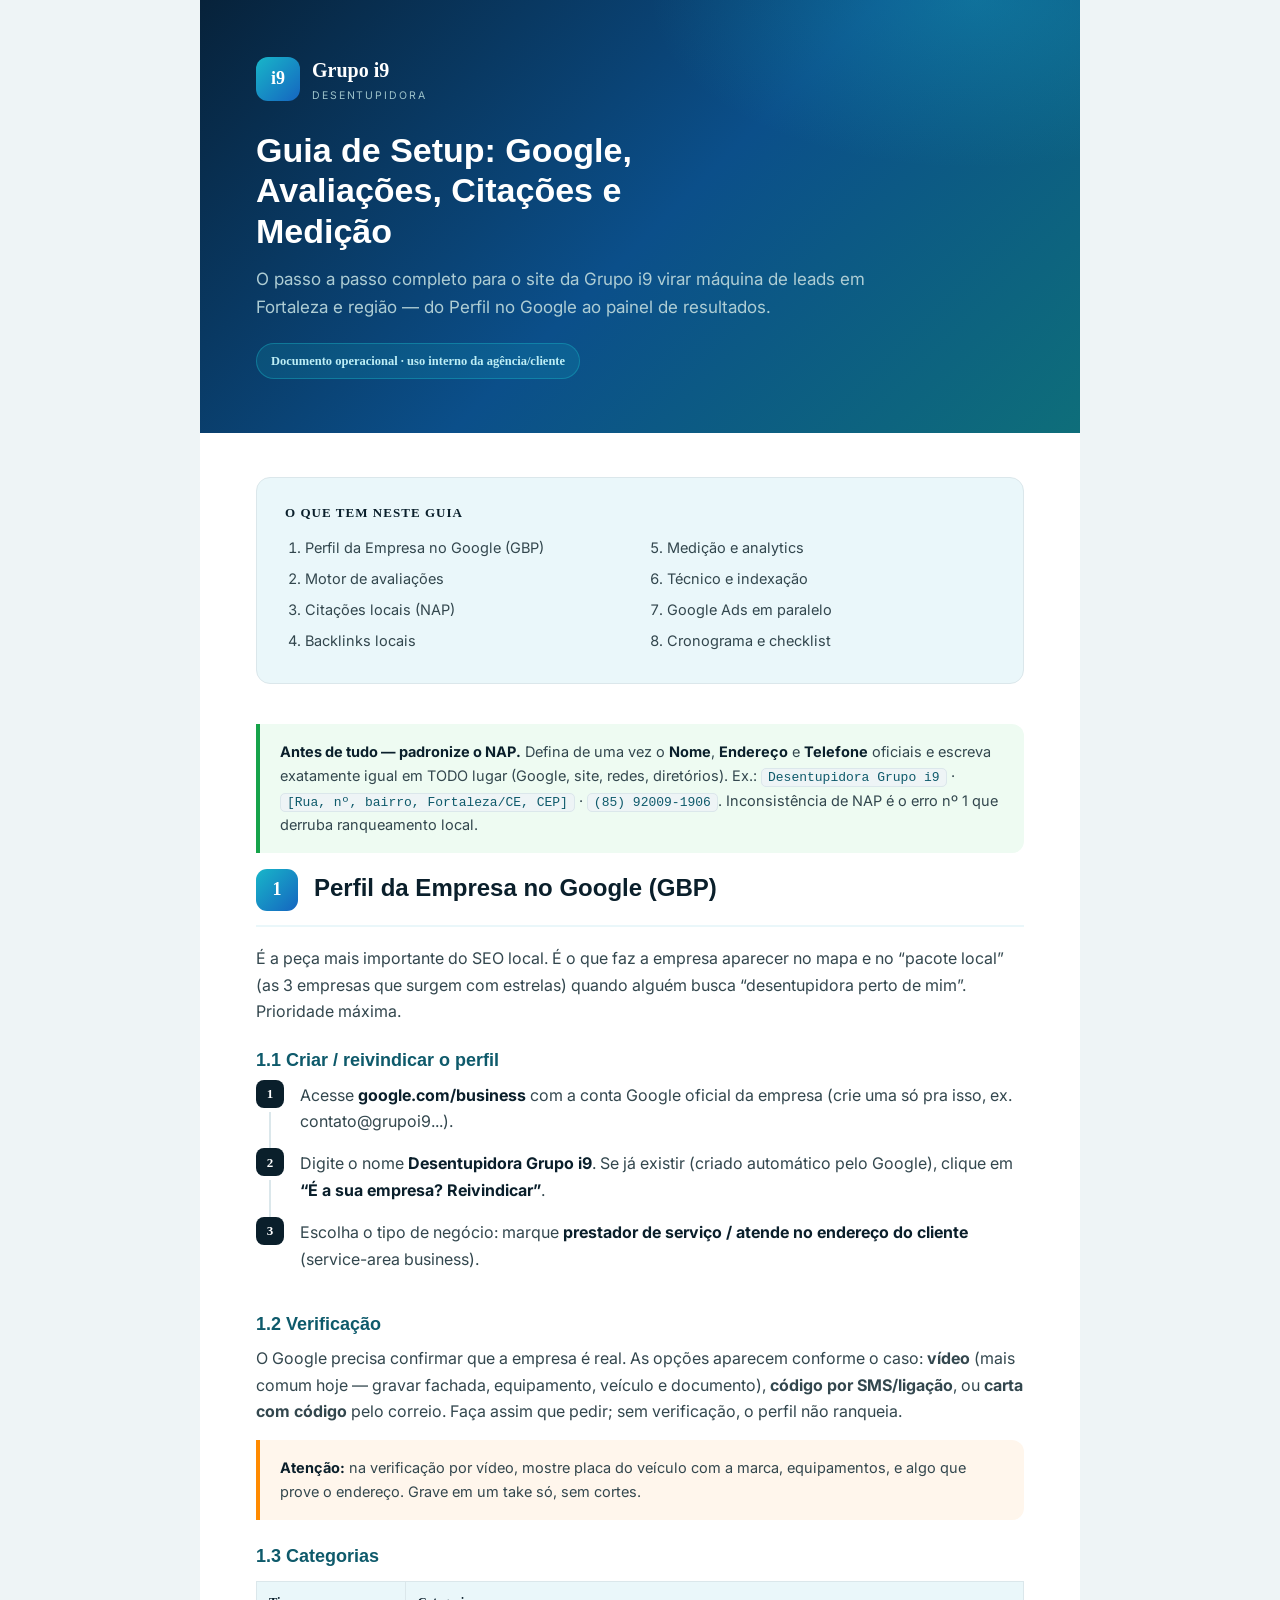
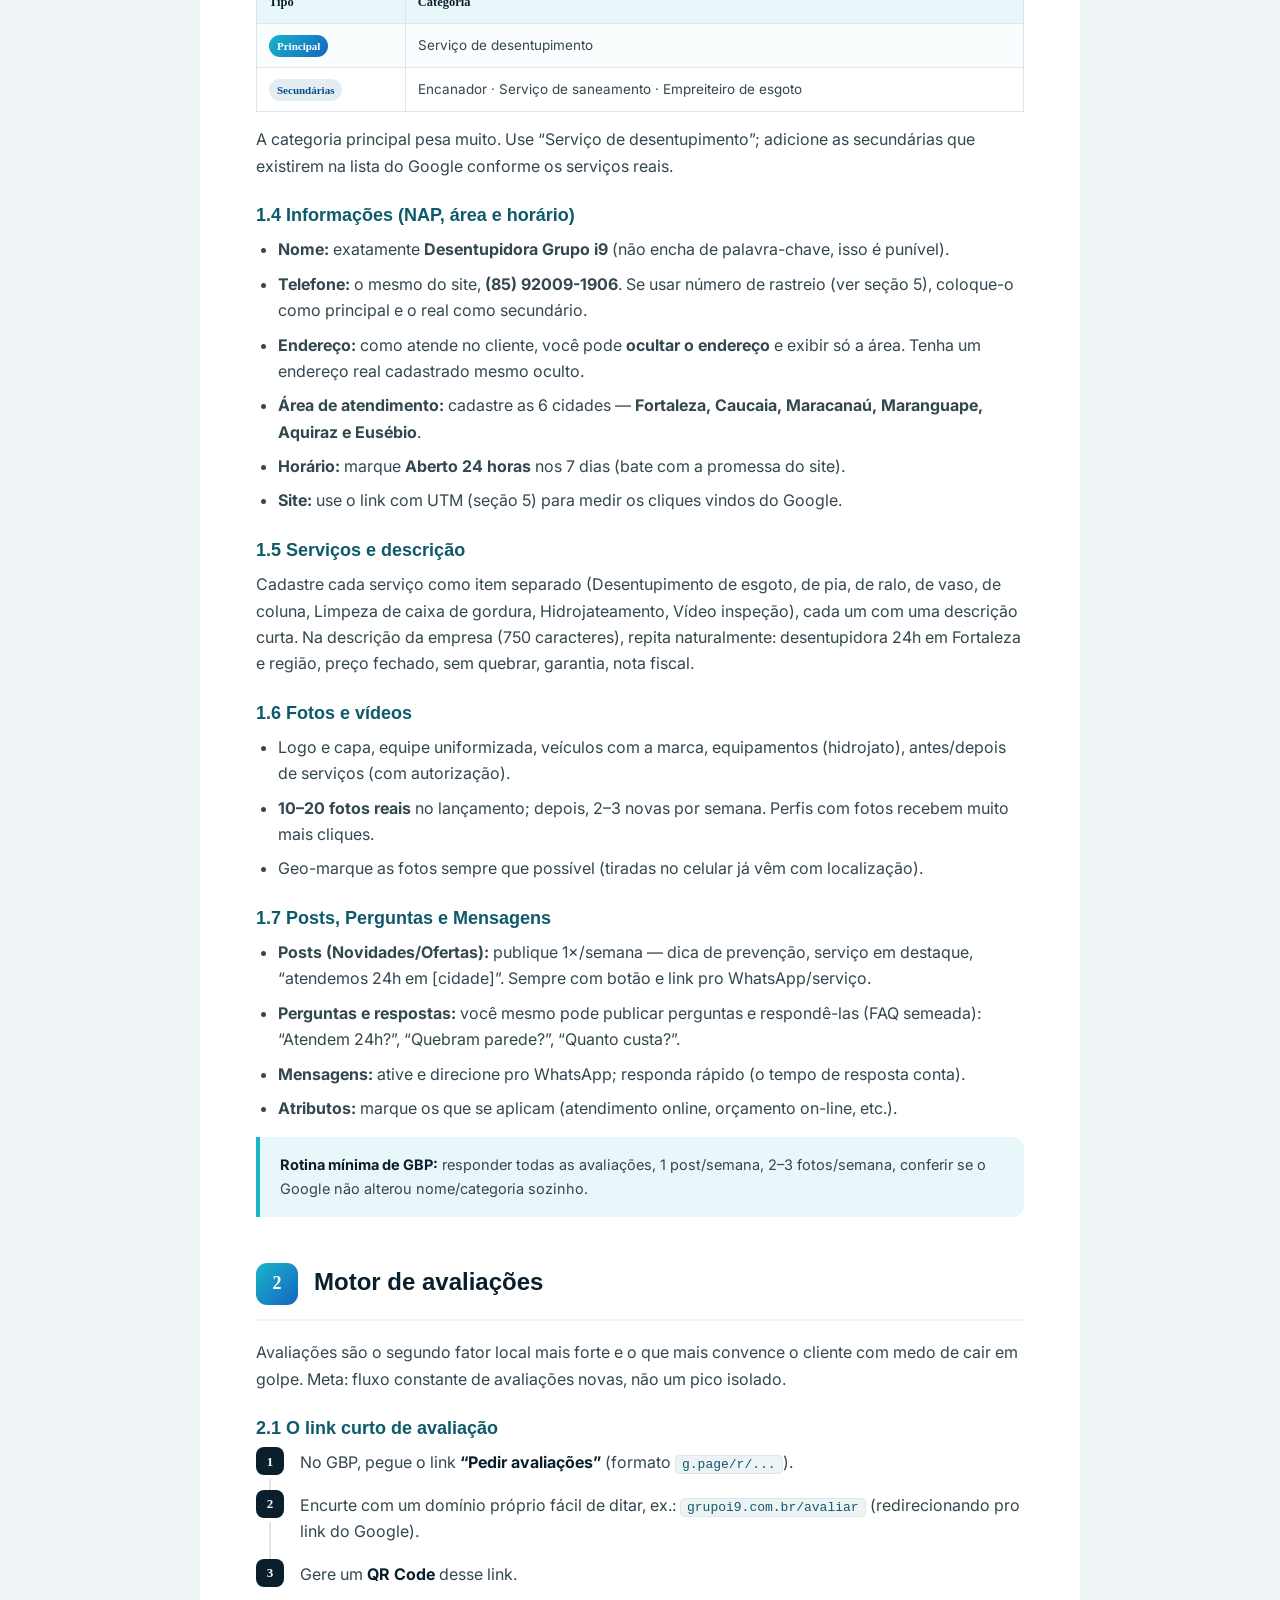
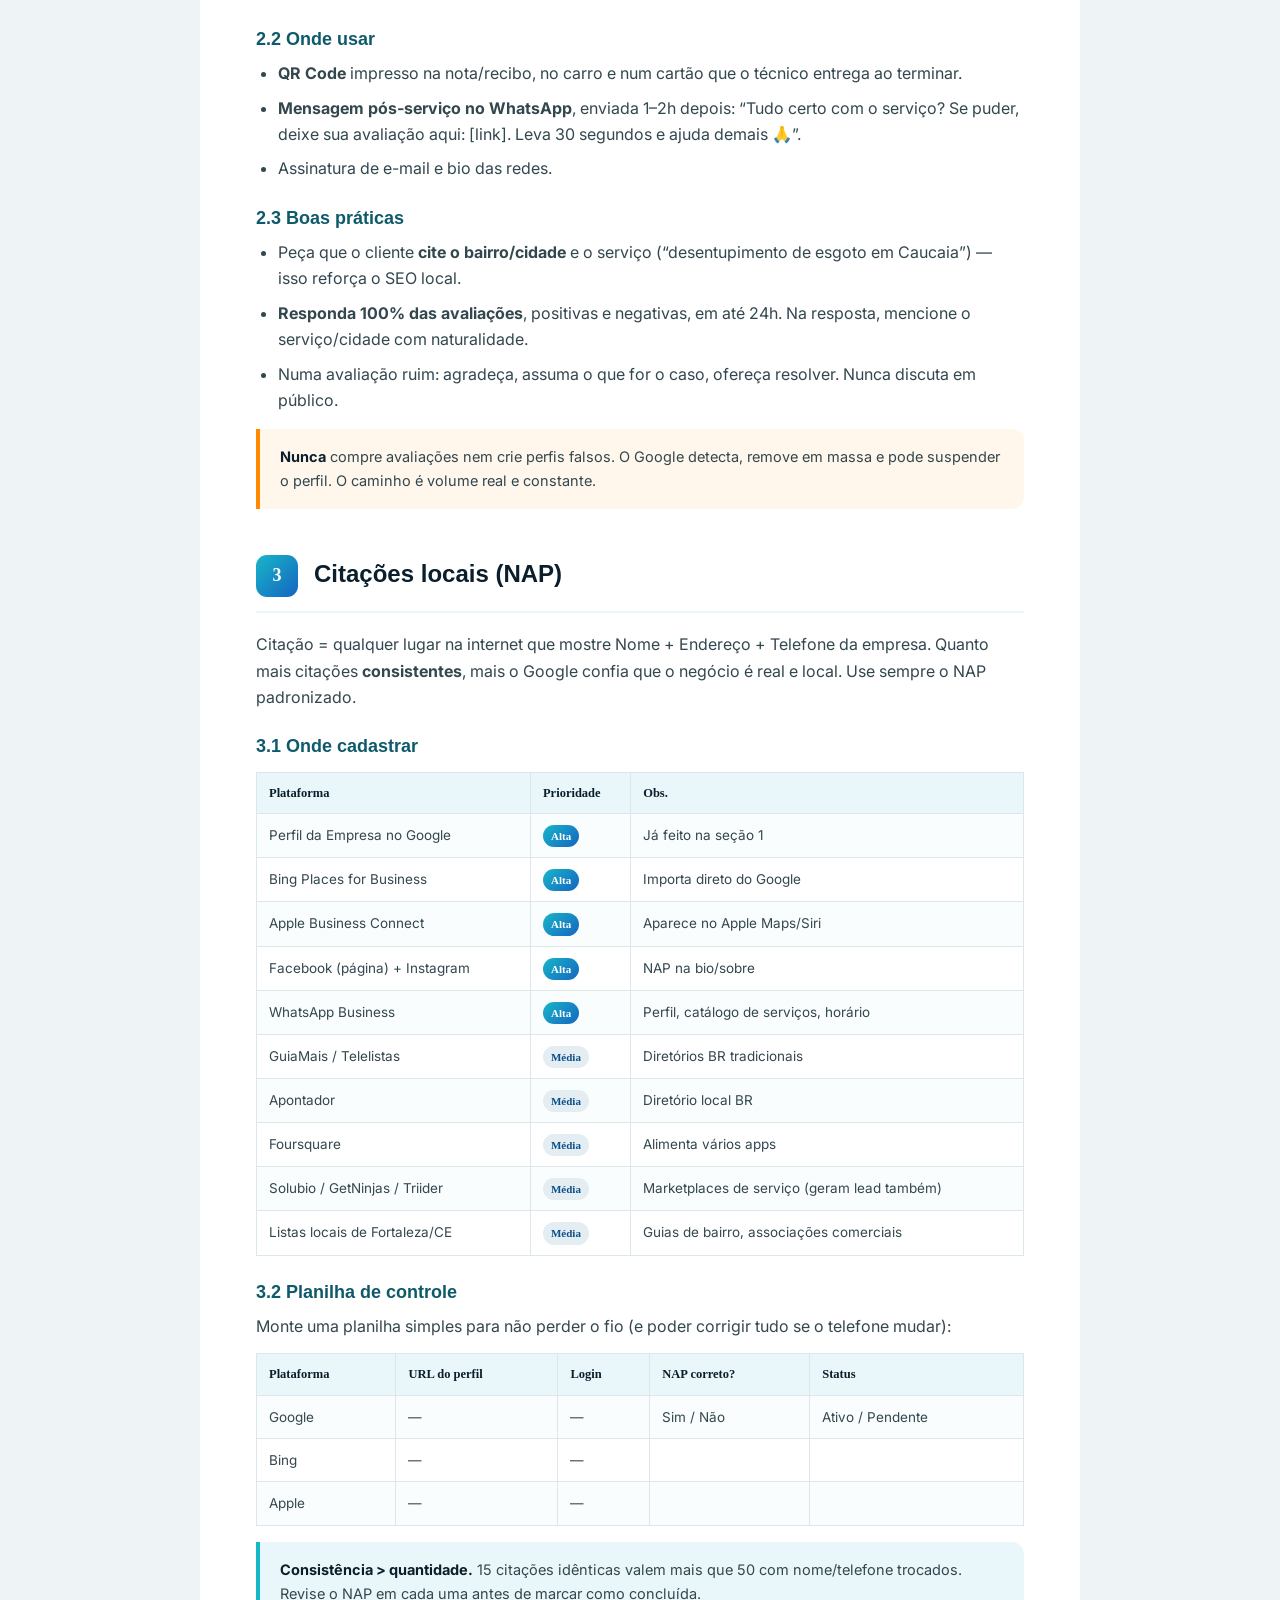
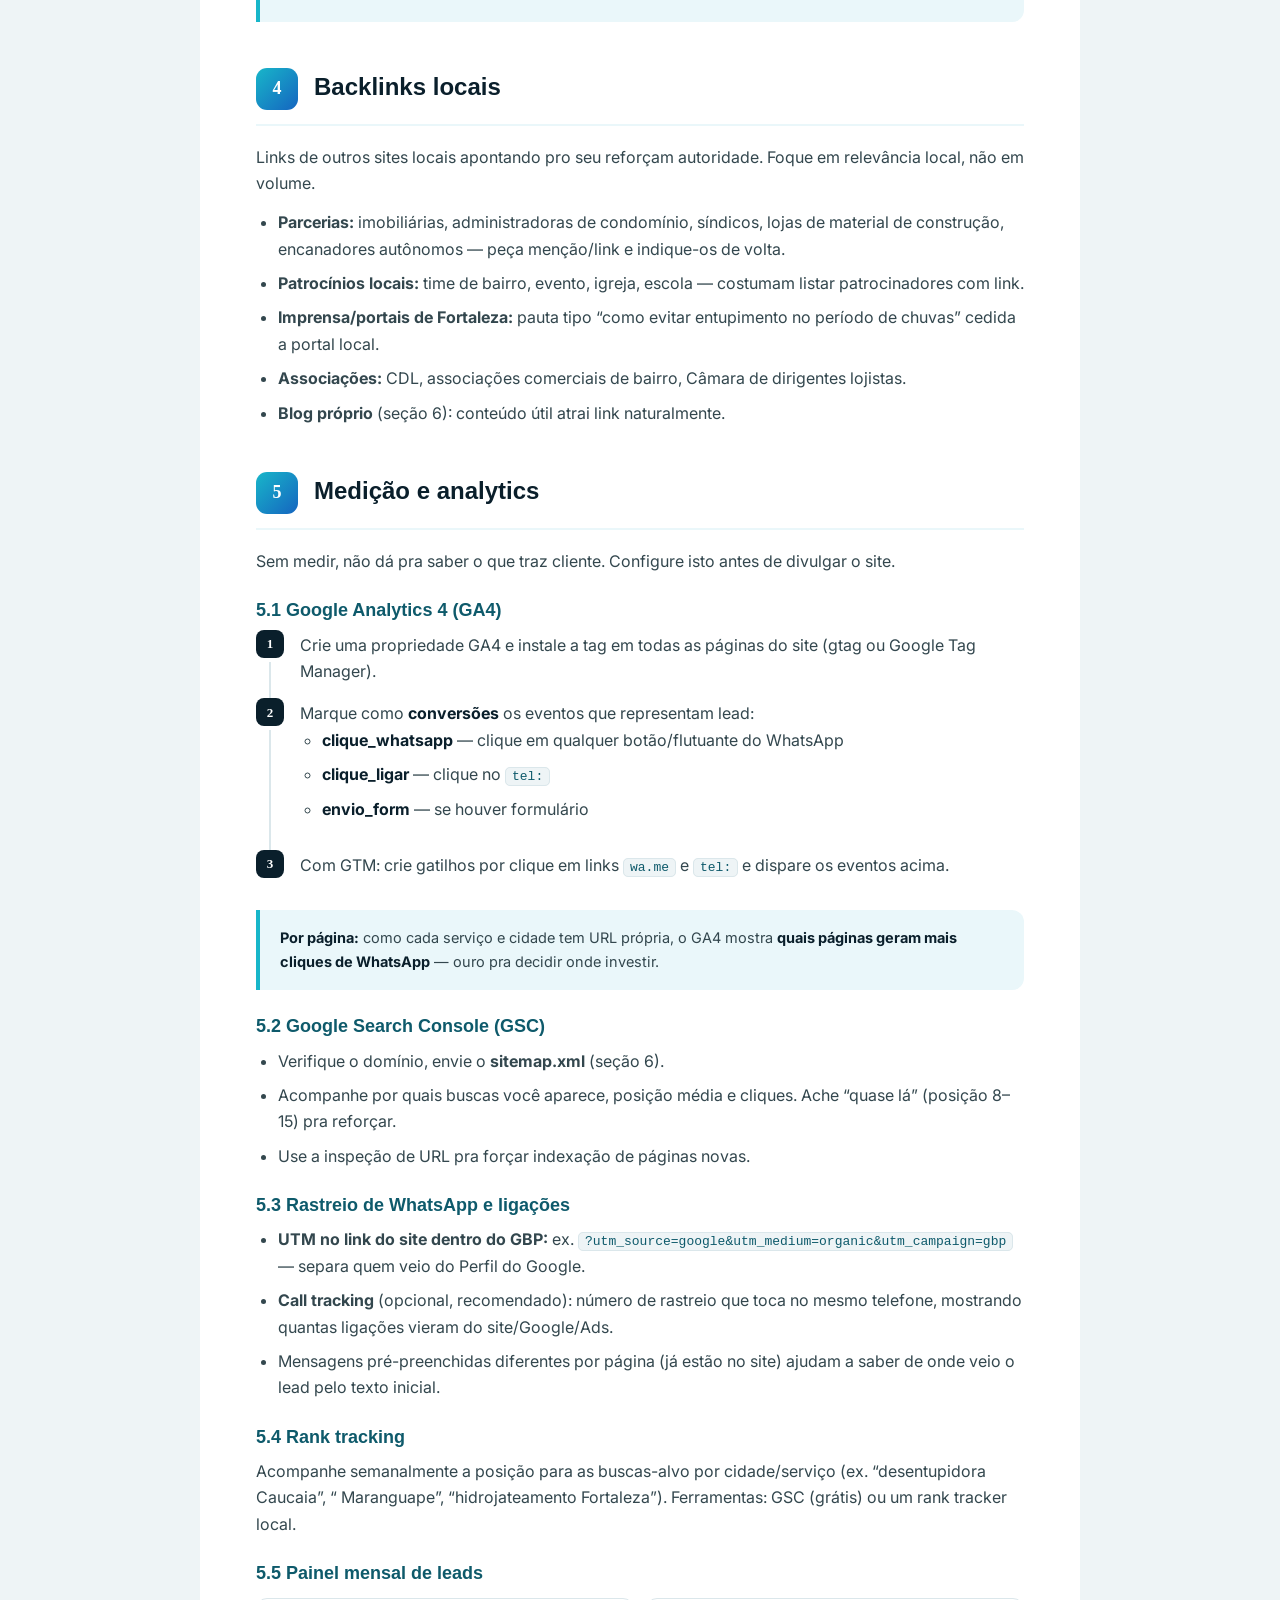
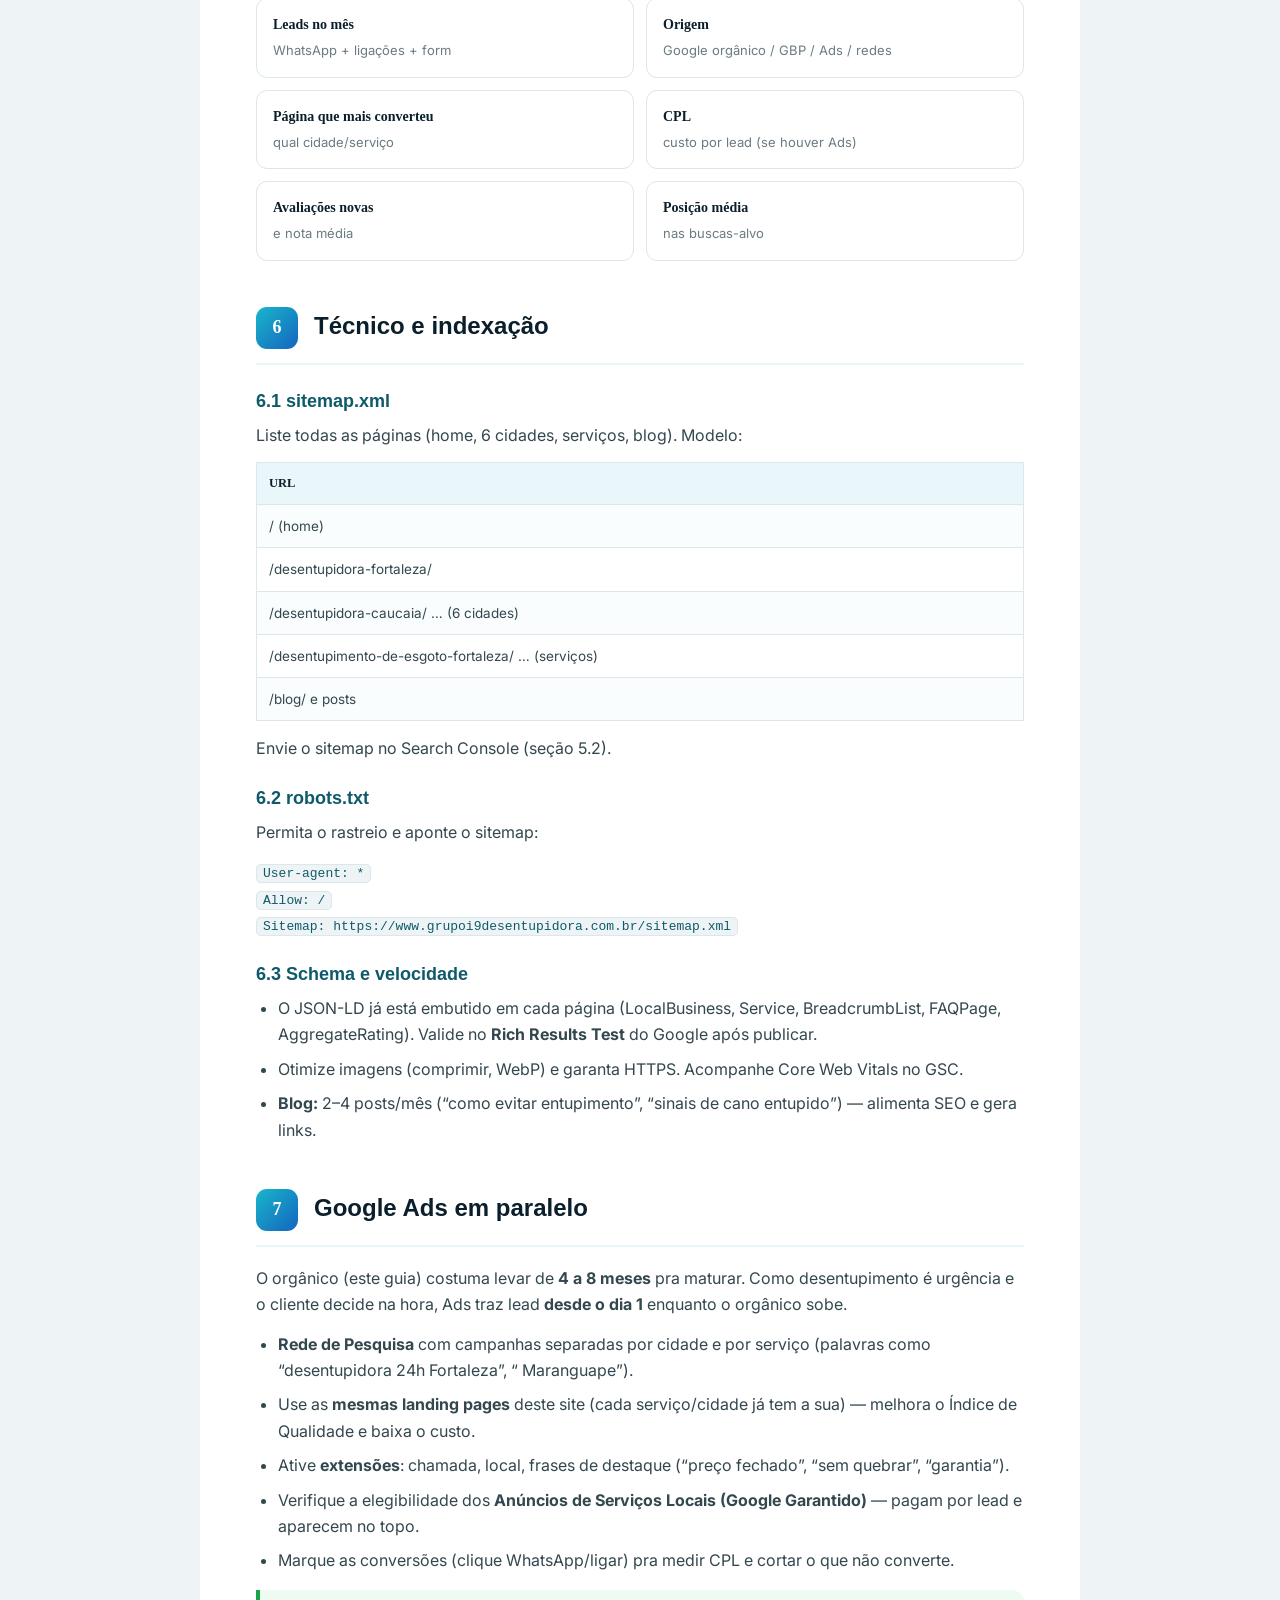
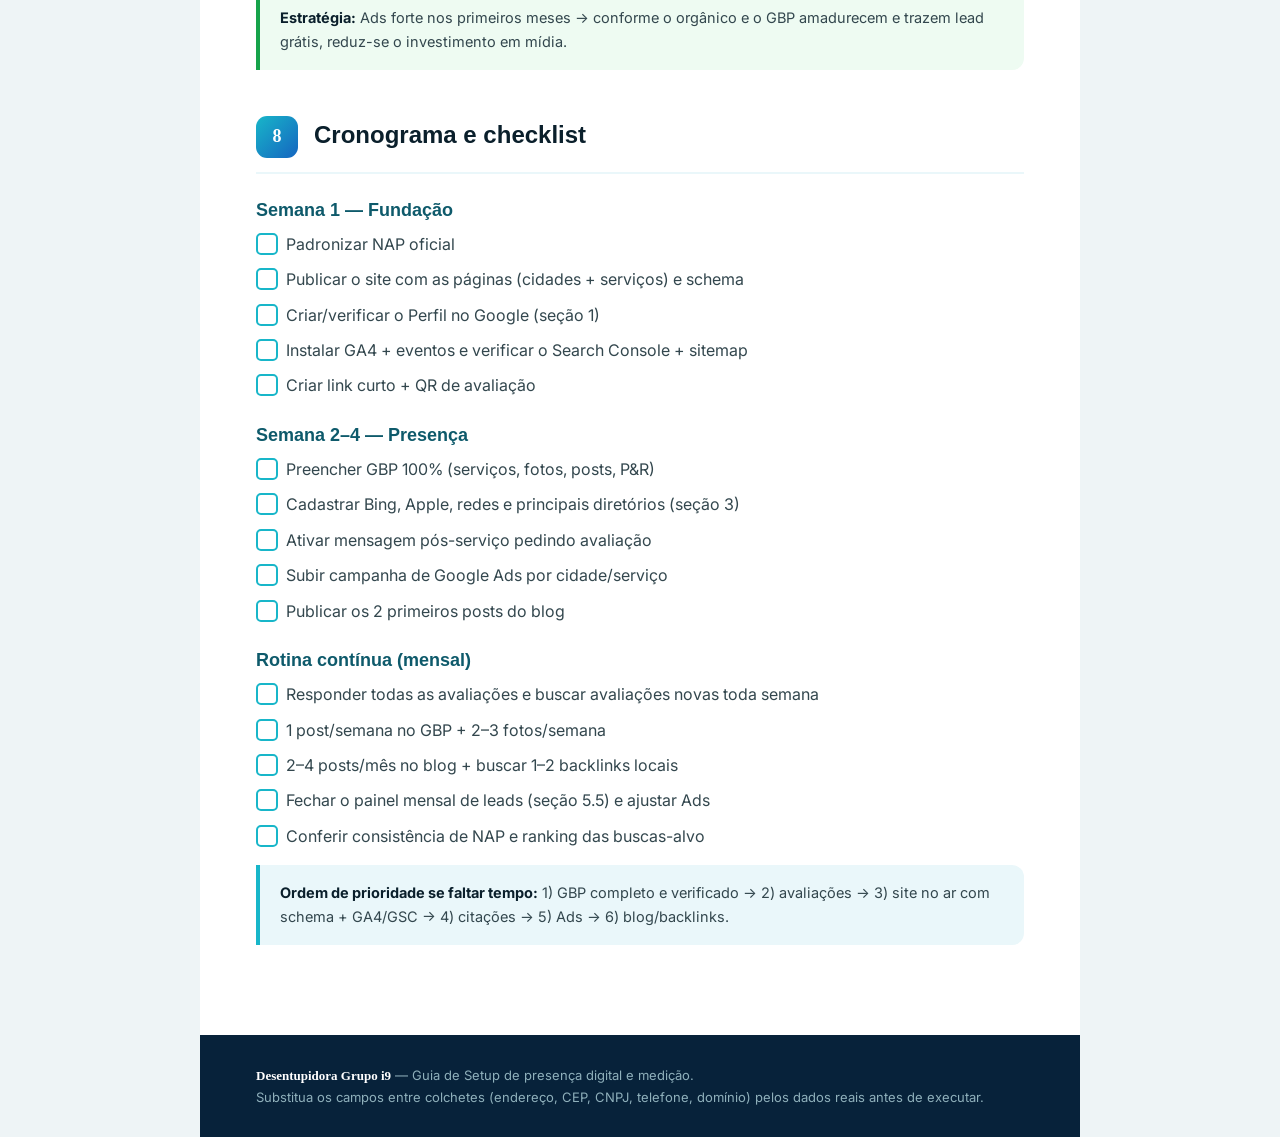
<file: guia-setup-grupo-i9.html>
<!DOCTYPE html>
<html lang="pt-BR">
<head>
  <link rel="icon" href="fotos/favicon.webp" type="image/webp">
<meta charset="UTF-8">
<meta name="viewport" content="width=device-width, initial-scale=1.0">
<title>Grupo i9 — Guia de Setup: Google, Avaliações, Citações e Medição</title>
<link rel="preconnect" href="https://fonts.googleapis.com"><link rel="preconnect" href="https://fonts.gstatic.com" crossorigin>
<link href="https://fonts.googleapis.com/css2?family=Poppins:wght@400;500;600;700;800&family=Inter:wght@400;500;600&display=swap" rel="stylesheet">
<style>
:root{
  --navy:#07223A;--blue:#0B4F8A;--petrol:#0E5A6B;--cyan:#18B6C9;--ink:#0A1F2B;--body:#33474E;--muted:#6A7B82;
  --bg:#F5FAFB;--white:#fff;--line:#dbe7eb;--soft:#EAF7FA;--wa:#16a34a;--amber:#FF8A00;
  --g-deep:linear-gradient(135deg,#07223A 0%,#0B4F8A 52%,#0E6E7A 100%);
  --g-accent:linear-gradient(135deg,#18B6C9 0%,#1565C0 100%);
}
*{box-sizing:border-box}
body{margin:0;font-family:'Inter',sans-serif;color:var(--body);background:#eef4f6;font-size:16px;line-height:1.65}
.page{max-width:880px;margin:0 auto;background:#fff}
h1,h2,h3,h4{font-family:'Sora',sans-serif;color:var(--ink);line-height:1.18;margin:0}
a{color:var(--blue)}
.cover{background:var(--g-deep);color:#dff0f3;padding:54px 56px;position:relative;overflow:hidden}
.cover:before{content:"";position:absolute;inset:0;background:radial-gradient(540px 280px at 88% 0,rgba(24,182,201,.3),transparent 60%)}
.cover>*{position:relative;z-index:2}
.brand{display:flex;align-items:center;gap:12px;margin-bottom:26px}
.brand .b{width:44px;height:44px;border-radius:12px;background:var(--g-accent);color:#fff;display:flex;align-items:center;justify-content:center;font-family:'Sora';font-weight:800;font-size:18px}
.brand b{font-family:'Sora';font-weight:700;font-size:20px;color:#fff}.brand small{display:block;font-size:10.5px;letter-spacing:.18em;color:#9dc2c9;text-transform:uppercase}
.cover h1{color:#fff;font-size:34px;font-weight:800;max-width:20ch}
.cover p{color:#aecdd4;font-size:17px;margin:14px 0 0;max-width:60ch}
.cover .tag{display:inline-block;margin-top:22px;font-family:'Sora';font-weight:600;font-size:12.5px;color:#bdeef5;background:rgba(24,182,201,.16);border:1px solid rgba(24,182,201,.4);padding:7px 14px;border-radius:100px}
.body{padding:44px 56px}
.toc{background:var(--soft);border:1px solid var(--line);border-radius:14px;padding:24px 28px;margin-bottom:40px}
.toc b{font-family:'Sora';color:var(--ink);font-size:13px;letter-spacing:.08em;text-transform:uppercase;display:block;margin-bottom:12px}
.toc ol{margin:0;padding-left:20px;columns:2;column-gap:34px}
.toc li{margin-bottom:7px;font-size:14.5px}
.toc a{color:var(--body);text-decoration:none}.toc a:hover{color:var(--blue)}
section{margin-bottom:46px;scroll-margin-top:20px}
.sec-h{display:flex;align-items:flex-start;gap:16px;margin-bottom:18px;padding-bottom:14px;border-bottom:2px solid var(--soft)}
.sec-h .num{flex:0 0 auto;width:42px;height:42px;border-radius:11px;background:var(--g-accent);color:#fff;font-family:'Sora';font-weight:800;font-size:18px;display:flex;align-items:center;justify-content:center}
.sec-h h2{font-size:24px;padding-top:5px}
h3{font-size:18px;margin:26px 0 10px;color:var(--petrol)}
p{margin:0 0 13px}
ul,ol{margin:0 0 14px;padding-left:22px}li{margin-bottom:8px}
.steps{list-style:none;counter-reset:s;padding:0}
.steps>li{counter-increment:s;position:relative;padding:0 0 16px 44px;margin:0}
.steps>li:before{content:counter(s);position:absolute;left:0;top:-2px;width:28px;height:28px;border-radius:8px;background:var(--ink);color:#fff;font-family:'Sora';font-weight:700;font-size:13px;display:flex;align-items:center;justify-content:center}
.steps>li:not(:last-child):after{content:"";position:absolute;left:13px;top:30px;bottom:2px;width:2px;background:var(--line)}
.steps b{color:var(--ink)}
.box{background:var(--soft);border-left:4px solid var(--cyan);border-radius:0 12px 12px 0;padding:16px 20px;margin:16px 0;font-size:14.5px}
.box b{color:var(--ink)}
.box.warn{background:#FFF6EC;border-left-color:var(--amber)}
.box.win{background:#EEFBF2;border-left-color:var(--wa)}
table{width:100%;border-collapse:collapse;margin:14px 0;font-size:13.5px}
th,td{text-align:left;padding:10px 12px;border:1px solid var(--line);vertical-align:top}
th{background:var(--soft);font-family:'Sora';font-size:12.5px;color:var(--ink)}
tr:nth-child(even) td{background:#fafdfe}
.tag-pri{display:inline-block;background:var(--g-accent);color:#fff;font-size:11px;font-weight:600;padding:2px 8px;border-radius:100px;font-family:'Sora'}
.tag-sec{display:inline-block;background:#e4edf1;color:var(--blue);font-size:11px;font-weight:600;padding:2px 8px;border-radius:100px;font-family:'Sora'}
.kpi{display:grid;grid-template-columns:repeat(2,1fr);gap:12px;margin:14px 0}
.kpi div{background:#fff;border:1px solid var(--line);border-radius:11px;padding:14px 16px}
.kpi b{font-family:'Sora';color:var(--ink);font-size:14px;display:block}.kpi span{font-size:13px;color:var(--muted)}
.foot{background:var(--navy);color:#8fb0bb;padding:30px 56px;font-size:13px}
.foot b{color:#fff;font-family:'Sora'}
.chk{list-style:none;padding:0}.chk li{position:relative;padding-left:30px;margin-bottom:9px}
.chk li:before{content:"";position:absolute;left:0;top:2px;width:18px;height:18px;border-radius:5px;border:2px solid var(--cyan)}
code{background:#eef4f6;border:1px solid var(--line);border-radius:5px;padding:1px 6px;font-size:13px;color:var(--petrol)}
@media(max-width:680px){.body,.cover,.foot{padding-left:24px;padding-right:24px}.toc ol{columns:1}.kpi{grid-template-columns:1fr}}
@media print{body{background:#fff}.page{max-width:none}}
</style>
</head>
<body>
<div class="page">

<div class="cover">
  <div class="brand"><span class="b">i9</span><span><b>Grupo i9</b><small>Desentupidora</small></span></div>
  <h1>Guia de Setup: Google, Avaliações, Citações e Medição</h1>
  <p>O passo a passo completo para o site da Grupo i9 virar máquina de leads em Fortaleza e região — do Perfil no Google ao painel de resultados.</p>
  <span class="tag">Documento operacional · uso interno da agência/cliente</span>
</div>

<div class="body">

  <div class="toc">
    <b>O que tem neste guia</b>
    <ol>
      <li><a href="#s1">Perfil da Empresa no Google (GBP)</a></li>
      <li><a href="#s2">Motor de avaliações</a></li>
      <li><a href="#s3">Citações locais (NAP)</a></li>
      <li><a href="#s4">Backlinks locais</a></li>
      <li><a href="#s5">Medição e analytics</a></li>
      <li><a href="#s6">Técnico e indexação</a></li>
      <li><a href="#s7">Google Ads em paralelo</a></li>
      <li><a href="#s8">Cronograma e checklist</a></li>
    </ol>
  </div>

  <div class="box win"><b>Antes de tudo — padronize o NAP.</b> Defina de uma vez o <b>Nome</b>, <b>Endereço</b> e <b>Telefone</b> oficiais e escreva exatamente igual em TODO lugar (Google, site, redes, diretórios). Ex.: <code>Desentupidora Grupo i9</code> · <code>[Rua, nº, bairro, Fortaleza/CE, CEP]</code> · <code>(85) 92009-1906</code>. Inconsistência de NAP é o erro nº 1 que derruba ranqueamento local.</div>

  <!-- 1 GBP -->
  <section id="s1">
    <div class="sec-h"><span class="num">1</span><h2>Perfil da Empresa no Google (GBP)</h2></div>
    <p>É a peça mais importante do SEO local. É o que faz a empresa aparecer no mapa e no “pacote local” (as 3 empresas que surgem com estrelas) quando alguém busca “desentupidora perto de mim”. Prioridade máxima.</p>

    <h3>1.1 Criar / reivindicar o perfil</h3>
    <ol class="steps">
      <li>Acesse <b>google.com/business</b> com a conta Google oficial da empresa (crie uma só pra isso, ex. contato@grupoi9...).</li>
      <li>Digite o nome <b>Desentupidora Grupo i9</b>. Se já existir (criado automático pelo Google), clique em <b>“É a sua empresa? Reivindicar”</b>.</li>
      <li>Escolha o tipo de negócio: marque <b>prestador de serviço / atende no endereço do cliente</b> (service-area business).</li>
    </ol>

    <h3>1.2 Verificação</h3>
    <p>O Google precisa confirmar que a empresa é real. As opções aparecem conforme o caso: <b>vídeo</b> (mais comum hoje — gravar fachada, equipamento, veículo e documento), <b>código por SMS/ligação</b>, ou <b>carta com código</b> pelo correio. Faça assim que pedir; sem verificação, o perfil não ranqueia.</p>
    <div class="box warn"><b>Atenção:</b> na verificação por vídeo, mostre placa do veículo com a marca, equipamentos, e algo que prove o endereço. Grave em um take só, sem cortes.</div>

    <h3>1.3 Categorias</h3>
    <table>
      <tr><th>Tipo</th><th>Categoria</th></tr>
      <tr><td><span class="tag-pri">Principal</span></td><td>Serviço de desentupimento</td></tr>
      <tr><td><span class="tag-sec">Secundárias</span></td><td>Encanador · Serviço de saneamento · Empreiteiro de esgoto</td></tr>
    </table>
    <p>A categoria principal pesa muito. Use “Serviço de desentupimento”; adicione as secundárias que existirem na lista do Google conforme os serviços reais.</p>

    <h3>1.4 Informações (NAP, área e horário)</h3>
    <ul>
      <li><b>Nome:</b> exatamente <b>Desentupidora Grupo i9</b> (não encha de palavra-chave, isso é punível).</li>
      <li><b>Telefone:</b> o mesmo do site, <b>(85) 92009-1906</b>. Se usar número de rastreio (ver seção 5), coloque-o como principal e o real como secundário.</li>
      <li><b>Endereço:</b> como atende no cliente, você pode <b>ocultar o endereço</b> e exibir só a área. Tenha um endereço real cadastrado mesmo oculto.</li>
      <li><b>Área de atendimento:</b> cadastre as 6 cidades — <b>Fortaleza, Caucaia, Maracanaú, Maranguape, Aquiraz e Eusébio</b>.</li>
      <li><b>Horário:</b> marque <b>Aberto 24 horas</b> nos 7 dias (bate com a promessa do site).</li>
      <li><b>Site:</b> use o link com UTM (seção 5) para medir os cliques vindos do Google.</li>
    </ul>

    <h3>1.5 Serviços e descrição</h3>
    <p>Cadastre cada serviço como item separado (Desentupimento de esgoto, de pia, de ralo, de vaso, de coluna, Limpeza de caixa de gordura, Hidrojateamento, Vídeo inspeção), cada um com uma descrição curta. Na descrição da empresa (750 caracteres), repita naturalmente: desentupidora 24h em Fortaleza e região, preço fechado, sem quebrar, garantia, nota fiscal.</p>

    <h3>1.6 Fotos e vídeos</h3>
    <ul>
      <li>Logo e capa, equipe uniformizada, veículos com a marca, equipamentos (hidrojato), antes/depois de serviços (com autorização).</li>
      <li><b>10–20 fotos reais</b> no lançamento; depois, 2–3 novas por semana. Perfis com fotos recebem muito mais cliques.</li>
      <li>Geo-marque as fotos sempre que possível (tiradas no celular já vêm com localização).</li>
    </ul>

    <h3>1.7 Posts, Perguntas e Mensagens</h3>
    <ul>
      <li><b>Posts (Novidades/Ofertas):</b> publique 1×/semana — dica de prevenção, serviço em destaque, “atendemos 24h em [cidade]”. Sempre com botão e link pro WhatsApp/serviço.</li>
      <li><b>Perguntas e respostas:</b> você mesmo pode publicar perguntas e respondê-las (FAQ semeada): “Atendem 24h?”, “Quebram parede?”, “Quanto custa?”.</li>
      <li><b>Mensagens:</b> ative e direcione pro WhatsApp; responda rápido (o tempo de resposta conta).</li>
      <li><b>Atributos:</b> marque os que se aplicam (atendimento online, orçamento on-line, etc.).</li>
    </ul>
    <div class="box"><b>Rotina mínima de GBP:</b> responder todas as avaliações, 1 post/semana, 2–3 fotos/semana, conferir se o Google não alterou nome/categoria sozinho.</div>
  </section>

  <!-- 2 reviews -->
  <section id="s2">
    <div class="sec-h"><span class="num">2</span><h2>Motor de avaliações</h2></div>
    <p>Avaliações são o segundo fator local mais forte e o que mais convence o cliente com medo de cair em golpe. Meta: fluxo constante de avaliações novas, não um pico isolado.</p>

    <h3>2.1 O link curto de avaliação</h3>
    <ol class="steps">
      <li>No GBP, pegue o link <b>“Pedir avaliações”</b> (formato <code>g.page/r/...</code>).</li>
      <li>Encurte com um domínio próprio fácil de ditar, ex.: <code>grupoi9.com.br/avaliar</code> (redirecionando pro link do Google).</li>
      <li>Gere um <b>QR Code</b> desse link.</li>
    </ol>

    <h3>2.2 Onde usar</h3>
    <ul>
      <li><b>QR Code</b> impresso na nota/recibo, no carro e num cartão que o técnico entrega ao terminar.</li>
      <li><b>Mensagem pós-serviço no WhatsApp</b>, enviada 1–2h depois: “Tudo certo com o serviço? Se puder, deixe sua avaliação aqui: [link]. Leva 30 segundos e ajuda demais 🙏”.</li>
      <li>Assinatura de e-mail e bio das redes.</li>
    </ul>

    <h3>2.3 Boas práticas</h3>
    <ul>
      <li>Peça que o cliente <b>cite o bairro/cidade</b> e o serviço (“desentupimento de esgoto em Caucaia”) — isso reforça o SEO local.</li>
      <li><b>Responda 100% das avaliações</b>, positivas e negativas, em até 24h. Na resposta, mencione o serviço/cidade com naturalidade.</li>
      <li>Numa avaliação ruim: agradeça, assuma o que for o caso, ofereça resolver. Nunca discuta em público.</li>
    </ul>
    <div class="box warn"><b>Nunca</b> compre avaliações nem crie perfis falsos. O Google detecta, remove em massa e pode suspender o perfil. O caminho é volume real e constante.</div>
  </section>

  <!-- 3 citations -->
  <section id="s3">
    <div class="sec-h"><span class="num">3</span><h2>Citações locais (NAP)</h2></div>
    <p>Citação = qualquer lugar na internet que mostre Nome + Endereço + Telefone da empresa. Quanto mais citações <b>consistentes</b>, mais o Google confia que o negócio é real e local. Use sempre o NAP padronizado.</p>

    <h3>3.1 Onde cadastrar</h3>
    <table>
      <tr><th>Plataforma</th><th>Prioridade</th><th>Obs.</th></tr>
      <tr><td>Perfil da Empresa no Google</td><td><span class="tag-pri">Alta</span></td><td>Já feito na seção 1</td></tr>
      <tr><td>Bing Places for Business</td><td><span class="tag-pri">Alta</span></td><td>Importa direto do Google</td></tr>
      <tr><td>Apple Business Connect</td><td><span class="tag-pri">Alta</span></td><td>Aparece no Apple Maps/Siri</td></tr>
      <tr><td>Facebook (página) + Instagram</td><td><span class="tag-pri">Alta</span></td><td>NAP na bio/sobre</td></tr>
      <tr><td>WhatsApp Business</td><td><span class="tag-pri">Alta</span></td><td>Perfil, catálogo de serviços, horário</td></tr>
      <tr><td>GuiaMais / Telelistas</td><td><span class="tag-sec">Média</span></td><td>Diretórios BR tradicionais</td></tr>
      <tr><td>Apontador</td><td><span class="tag-sec">Média</span></td><td>Diretório local BR</td></tr>
      <tr><td>Foursquare</td><td><span class="tag-sec">Média</span></td><td>Alimenta vários apps</td></tr>
      <tr><td>Solubio / GetNinjas / Triider</td><td><span class="tag-sec">Média</span></td><td>Marketplaces de serviço (geram lead também)</td></tr>
      <tr><td>Listas locais de Fortaleza/CE</td><td><span class="tag-sec">Média</span></td><td>Guias de bairro, associações comerciais</td></tr>
    </table>

    <h3>3.2 Planilha de controle</h3>
    <p>Monte uma planilha simples para não perder o fio (e poder corrigir tudo se o telefone mudar):</p>
    <table>
      <tr><th>Plataforma</th><th>URL do perfil</th><th>Login</th><th>NAP correto?</th><th>Status</th></tr>
      <tr><td>Google</td><td>—</td><td>—</td><td>Sim / Não</td><td>Ativo / Pendente</td></tr>
      <tr><td>Bing</td><td>—</td><td>—</td><td> </td><td> </td></tr>
      <tr><td>Apple</td><td>—</td><td>—</td><td> </td><td> </td></tr>
    </table>
    <div class="box"><b>Consistência &gt; quantidade.</b> 15 citações idênticas valem mais que 50 com nome/telefone trocados. Revise o NAP em cada uma antes de marcar como concluída.</div>
  </section>

  <!-- 4 backlinks -->
  <section id="s4">
    <div class="sec-h"><span class="num">4</span><h2>Backlinks locais</h2></div>
    <p>Links de outros sites locais apontando pro seu reforçam autoridade. Foque em relevância local, não em volume.</p>
    <ul>
      <li><b>Parcerias:</b> imobiliárias, administradoras de condomínio, síndicos, lojas de material de construção, encanadores autônomos — peça menção/link e indique-os de volta.</li>
      <li><b>Patrocínios locais:</b> time de bairro, evento, igreja, escola — costumam listar patrocinadores com link.</li>
      <li><b>Imprensa/portais de Fortaleza:</b> pauta tipo “como evitar entupimento no período de chuvas” cedida a portal local.</li>
      <li><b>Associações:</b> CDL, associações comerciais de bairro, Câmara de dirigentes lojistas.</li>
      <li><b>Blog próprio</b> (seção 6): conteúdo útil atrai link naturalmente.</li>
    </ul>
  </section>

  <!-- 5 measurement -->
  <section id="s5">
    <div class="sec-h"><span class="num">5</span><h2>Medição e analytics</h2></div>
    <p>Sem medir, não dá pra saber o que traz cliente. Configure isto antes de divulgar o site.</p>

    <h3>5.1 Google Analytics 4 (GA4)</h3>
    <ol class="steps">
      <li>Crie uma propriedade GA4 e instale a tag em todas as páginas do site (gtag ou Google Tag Manager).</li>
      <li>Marque como <b>conversões</b> os eventos que representam lead:
        <ul>
          <li><b>clique_whatsapp</b> — clique em qualquer botão/flutuante do WhatsApp</li>
          <li><b>clique_ligar</b> — clique no <code>tel:</code></li>
          <li><b>envio_form</b> — se houver formulário</li>
        </ul>
      </li>
      <li>Com GTM: crie gatilhos por clique em links <code>wa.me</code> e <code>tel:</code> e dispare os eventos acima.</li>
    </ol>
    <div class="box"><b>Por página:</b> como cada serviço e cidade tem URL própria, o GA4 mostra <b>quais páginas geram mais cliques de WhatsApp</b> — ouro pra decidir onde investir.</div>

    <h3>5.2 Google Search Console (GSC)</h3>
    <ul>
      <li>Verifique o domínio, envie o <b>sitemap.xml</b> (seção 6).</li>
      <li>Acompanhe por quais buscas você aparece, posição média e cliques. Ache “quase lá” (posição 8–15) pra reforçar.</li>
      <li>Use a inspeção de URL pra forçar indexação de páginas novas.</li>
    </ul>

    <h3>5.3 Rastreio de WhatsApp e ligações</h3>
    <ul>
      <li><b>UTM no link do site dentro do GBP:</b> ex. <code>?utm_source=google&utm_medium=organic&utm_campaign=gbp</code> — separa quem veio do Perfil do Google.</li>
      <li><b>Call tracking</b> (opcional, recomendado): número de rastreio que toca no mesmo telefone, mostrando quantas ligações vieram do site/Google/Ads.</li>
      <li>Mensagens pré-preenchidas diferentes por página (já estão no site) ajudam a saber de onde veio o lead pelo texto inicial.</li>
    </ul>

    <h3>5.4 Rank tracking</h3>
    <p>Acompanhe semanalmente a posição para as buscas-alvo por cidade/serviço (ex. “desentupidora Caucaia”, “ Maranguape”, “hidrojateamento Fortaleza”). Ferramentas: GSC (grátis) ou um rank tracker local.</p>

    <h3>5.5 Painel mensal de leads</h3>
    <div class="kpi">
      <div><b>Leads no mês</b><span>WhatsApp + ligações + form</span></div>
      <div><b>Origem</b><span>Google orgânico / GBP / Ads / redes</span></div>
      <div><b>Página que mais converteu</b><span>qual cidade/serviço</span></div>
      <div><b>CPL</b><span>custo por lead (se houver Ads)</span></div>
      <div><b>Avaliações novas</b><span>e nota média</span></div>
      <div><b>Posição média</b><span>nas buscas-alvo</span></div>
    </div>
  </section>

  <!-- 6 technical -->
  <section id="s6">
    <div class="sec-h"><span class="num">6</span><h2>Técnico e indexação</h2></div>
    <h3>6.1 sitemap.xml</h3>
    <p>Liste todas as páginas (home, 6 cidades, serviços, blog). Modelo:</p>
    <table><tr><th>URL</th></tr>
      <tr><td>/ (home)</td></tr><tr><td>/desentupidora-fortaleza/</td></tr><tr><td>/desentupidora-caucaia/ … (6 cidades)</td></tr>
      <tr><td>/desentupimento-de-esgoto-fortaleza/ … (serviços)</td></tr><tr><td>/blog/ e posts</td></tr>
    </table>
    <p>Envie o sitemap no Search Console (seção 5.2).</p>
    <h3>6.2 robots.txt</h3>
    <p>Permita o rastreio e aponte o sitemap:</p>
    <p><code>User-agent: *</code><br><code>Allow: /</code><br><code>Sitemap: https://www.grupoi9desentupidora.com.br/sitemap.xml</code></p>
    <h3>6.3 Schema e velocidade</h3>
    <ul>
      <li>O JSON-LD já está embutido em cada página (LocalBusiness, Service, BreadcrumbList, FAQPage, AggregateRating). Valide no <b>Rich Results Test</b> do Google após publicar.</li>
      <li>Otimize imagens (comprimir, WebP) e garanta HTTPS. Acompanhe Core Web Vitals no GSC.</li>
      <li><b>Blog:</b> 2–4 posts/mês (“como evitar entupimento”, “sinais de cano entupido”) — alimenta SEO e gera links.</li>
    </ul>
  </section>

  <!-- 7 ads -->
  <section id="s7">
    <div class="sec-h"><span class="num">7</span><h2>Google Ads em paralelo</h2></div>
    <p>O orgânico (este guia) costuma levar de <b>4 a 8 meses</b> pra maturar. Como desentupimento é urgência e o cliente decide na hora, Ads traz lead <b>desde o dia 1</b> enquanto o orgânico sobe.</p>
    <ul>
      <li><b>Rede de Pesquisa</b> com campanhas separadas por cidade e por serviço (palavras como “desentupidora 24h Fortaleza”, “ Maranguape”).</li>
      <li>Use as <b>mesmas landing pages</b> deste site (cada serviço/cidade já tem a sua) — melhora o Índice de Qualidade e baixa o custo.</li>
      <li>Ative <b>extensões</b>: chamada, local, frases de destaque (“preço fechado”, “sem quebrar”, “garantia”).</li>
      <li>Verifique a elegibilidade dos <b>Anúncios de Serviços Locais (Google Garantido)</b> — pagam por lead e aparecem no topo.</li>
      <li>Marque as conversões (clique WhatsApp/ligar) pra medir CPL e cortar o que não converte.</li>
    </ul>
    <div class="box win"><b>Estratégia:</b> Ads forte nos primeiros meses → conforme o orgânico e o GBP amadurecem e trazem lead grátis, reduz-se o investimento em mídia.</div>
  </section>

  <!-- 8 checklist -->
  <section id="s8">
    <div class="sec-h"><span class="num">8</span><h2>Cronograma e checklist</h2></div>
    <h3>Semana 1 — Fundação</h3>
    <ul class="chk">
      <li>Padronizar NAP oficial</li>
      <li>Publicar o site com as páginas (cidades + serviços) e schema</li>
      <li>Criar/verificar o Perfil no Google (seção 1)</li>
      <li>Instalar GA4 + eventos e verificar o Search Console + sitemap</li>
      <li>Criar link curto + QR de avaliação</li>
    </ul>
    <h3>Semana 2–4 — Presença</h3>
    <ul class="chk">
      <li>Preencher GBP 100% (serviços, fotos, posts, P&R)</li>
      <li>Cadastrar Bing, Apple, redes e principais diretórios (seção 3)</li>
      <li>Ativar mensagem pós-serviço pedindo avaliação</li>
      <li>Subir campanha de Google Ads por cidade/serviço</li>
      <li>Publicar os 2 primeiros posts do blog</li>
    </ul>
    <h3>Rotina contínua (mensal)</h3>
    <ul class="chk">
      <li>Responder todas as avaliações e buscar avaliações novas toda semana</li>
      <li>1 post/semana no GBP + 2–3 fotos/semana</li>
      <li>2–4 posts/mês no blog + buscar 1–2 backlinks locais</li>
      <li>Fechar o painel mensal de leads (seção 5.5) e ajustar Ads</li>
      <li>Conferir consistência de NAP e ranking das buscas-alvo</li>
    </ul>
    <div class="box"><b>Ordem de prioridade se faltar tempo:</b> 1) GBP completo e verificado → 2) avaliações → 3) site no ar com schema + GA4/GSC → 4) citações → 5) Ads → 6) blog/backlinks.</div>
  </section>

</div>

<div class="foot">
  <b>Desentupidora Grupo i9</b> — Guia de Setup de presença digital e medição.<br>
  Substitua os campos entre colchetes (endereço, CEP, CNPJ, telefone, domínio) pelos dados reais antes de executar.
</div>

</div>
</body>
</html>
</file>
